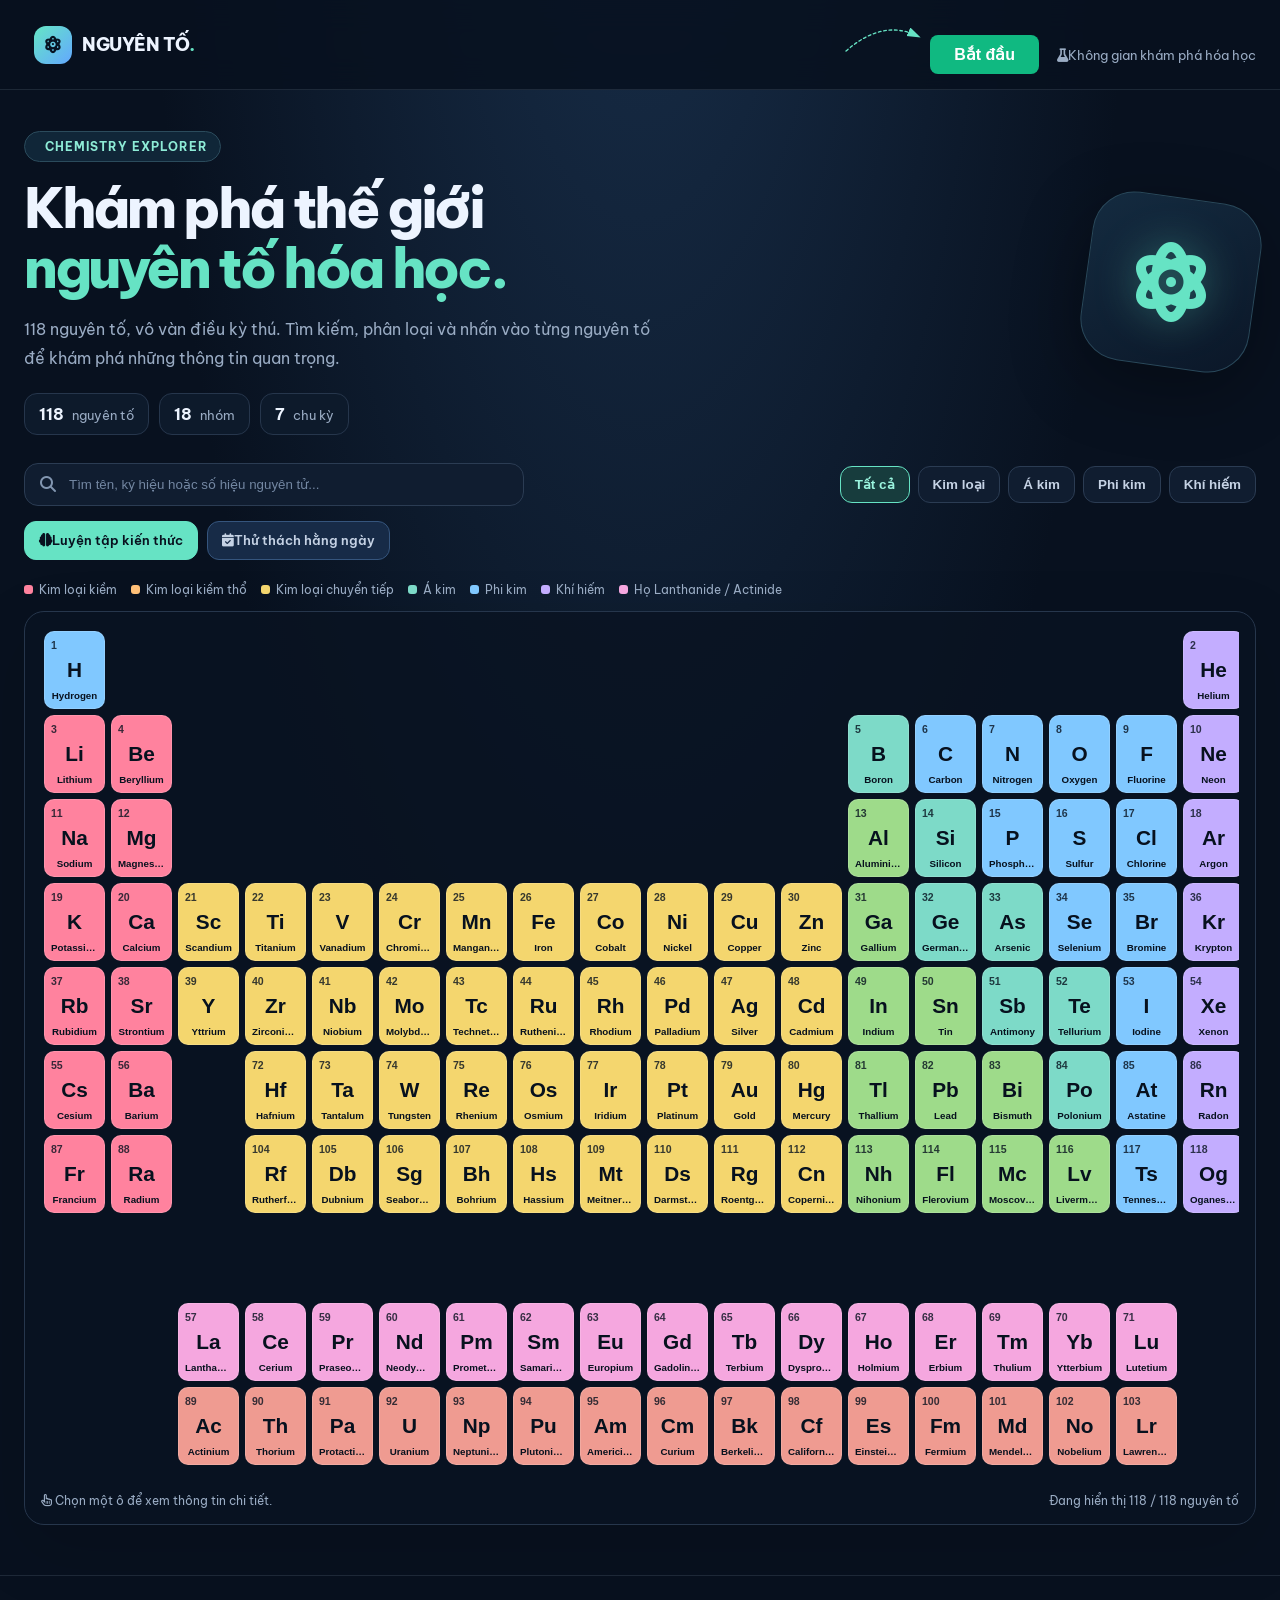
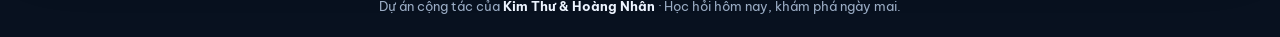
<file: index.html>
<!DOCTYPE html>
<html lang="vi">
<head>
    <meta charset="UTF-8">
    <meta name="viewport" content="width=device-width, initial-scale=1">
    <meta name="theme-color" content="#08111f">
    <title>Bảng tuần hoàn 118 nguyên tố | Nguyên Tố</title>
    <meta name="description" content="Khám phá bảng tuần hoàn 118 nguyên tố hóa học, tra cứu thông tin và luyện tập kiến thức hóa học.">
    <link rel="preconnect" href="https://fonts.googleapis.com">
    <link rel="preconnect" href="https://fonts.gstatic.com" crossorigin>
    <link href="https://fonts.googleapis.com/css2?family=Be+Vietnam+Pro:wght@400;500;600;700;800&display=swap" rel="stylesheet">
    <link rel="stylesheet" href="https://cdnjs.cloudflare.com/ajax/libs/font-awesome/6.5.2/css/all.min.css">
    <link rel="stylesheet" href="./css/base.css">
    <link rel="stylesheet" href="./css/main.css">
</head>
<body>
  <header class="site-nav">
    <div class="nav-inner">
      <a class="brand" href="index.html">
        <span class="brand-mark"><i class="fa-solid fa-atom"></i></span>NGUYÊN TỐ<span style="color:var(--accent)">.</span>
      </a>
      <span class="nav-tag">
        <svg class="pointer-arrow" viewBox="0 0 200 100" xmlns="http://www.w3.org/2000/svg">
                <defs>
                    <!-- Arrowhead Marker -->
                    <marker id="arrow" markerWidth="10" markerHeight="10" refX="6" refY="3.5" orient="auto">
                    <polygon points="0 0, 10 3.5, 0 7" fill="var(--accent)" />
                    </marker>
                </defs>

                <!-- Curved Dashed Path pointing to the button -->
                <path d="M 20 80 Q 100 10 175 45" 
                        fill="none" 
                        stroke="var(--accent)" 
                        stroke-width="3" 
                        stroke-dasharray="6,6" 
                        stroke-linecap="round"
                        marker-end="url(#arrow)" />
        </svg>
        <a href="./getstarted.html" class="intro-link">
          <button class="start-btn" type="button">Bắt đầu</button>
        </a>
        <i class="fa-solid fa-flask me-2"></i>Không gian khám phá hóa học
      </span>
    </div>
  </header>
  <main class="page-shell">
    <section class="hero">
      <div>
        <span class="eyebrow"><i class="fa-solid fa-sparkles"></i> Chemistry explorer</span>
        <h1>Khám phá thế giới<br><span>nguyên tố hóa học.</span></h1>
        <p>118 nguyên tố, vô vàn điều kỳ thú. Tìm kiếm, phân loại và nhấn vào từng nguyên tố để khám phá những thông tin quan trọng.</p>
        <div class="stats"><div class="stat"><strong>118</strong> nguyên tố</div><div class="stat"><strong>18</strong> nhóm</div><div class="stat"><strong>7</strong> chu kỳ</div></div>
      </div>
      <div class="hero-art" aria-hidden="true"><i class="fa-solid fa-atom"></i></div>
      </section>
      <div class="tools-panel">
      <label class="search-wrap"><i class="fa-solid fa-magnifying-glass"></i><input id="element-search" type="search" placeholder="Tìm tên, ký hiệu hoặc số hiệu nguyên tử..." autocomplete="off" aria-label="Tìm nguyên tố"></label>
      <div class="filters" role="group" aria-label="Lọc nguyên tố">
        <button class="filter-btn active" data-category="all" type="button">Tất cả</button>
        <button class="filter-btn" data-category="metal" type="button">Kim loại</button>
        <button class="filter-btn" data-category="metalloid" type="button">Á kim</button>
        <button class="filter-btn" data-category="nonmetal" type="button">Phi kim</button>
        <button class="filter-btn" data-category="noble" type="button">Khí hiếm</button>
      </div>
      </div>
      <div class="actions">
      <a href="quiz.html" class="action-link primary"><i class="fa-solid fa-brain me-2"></i>Luyện tập kiến thức</a>
      <a href="quiz.html?mode=daily" class="action-link daily"><i class="fa-solid fa-calendar-check me-2"></i>Thử thách hằng ngày</a>
      </div>
      <div class="legend" aria-label="Chú giải màu">
      <span><i class="dot" style="background:#ff829e"></i>Kim loại kiềm</span><span><i class="dot" style="background:#ffc078"></i>Kim loại kiềm thổ</span><span><i class="dot" style="background:#f4d66e"></i>Kim loại chuyển tiếp</span><span><i class="dot" style="background:#7ddac8"></i>Á kim</span><span><i class="dot" style="background:#80c8ff"></i>Phi kim</span><span><i class="dot" style="background:#c3adff"></i>Khí hiếm</span><span><i class="dot" style="background:#f5a7df"></i>Họ Lanthanide / Actinide</span>
      </div>
      <section class="table-frame" aria-label="Bảng tuần hoàn các nguyên tố">
      <div class="table-scroll"><div id="periodic-table" aria-live="polite"></div></div>
      <div id="empty-state"><i class="fa-solid fa-magnifying-glass mb-2" style="font-size:1.6rem"></i><div>Không tìm thấy nguyên tố phù hợp.</div><small>Thử tên hoặc ký hiệu khác nhé.</small></div>
      <div class="table-note"><span><i class="fa-regular fa-hand-pointer me-1"></i> Chọn một ô để xem thông tin chi tiết.</span><span id="result-count">Đang tải dữ liệu nguyên tố…</span></div>
      </section>
      <div id="modal-overlay" aria-hidden="true"></div>
      <section id="detail-modal" role="dialog" aria-modal="true" aria-labelledby="modal-title">
      <div class="modal-top"><h2 id="modal-title">Thông tin nguyên tố</h2><button class="close-modal" type="button" id="close-modal" aria-label="Đóng"><i class="fa-solid fa-xmark"></i></button></div>
      <div class="modal-grid">
        <div id="modal-tile-card" class="modal-card element-preview"><span class="number" id="modal-number"></span><span class="symbol" id="modal-symbol"></span><strong id="modal-name-text"></strong><small id="modal-mass-text"></small></div>
        <div><div class="modal-card"><img id="modal-img-appearance" alt="Hình ảnh nguyên tố"></div><div class="card-label">HÌNH ẢNH NGUYÊN TỐ</div></div>
        <div><div class="modal-card"><img id="modal-img-bohr" alt="Mô hình electron"></div><div class="card-label">MÔ HÌNH BOHR</div></div>
      </div>
      <div class="modal-meta-grid">
        <div class="meta-item"><strong>SỐ HIỆU NGUYÊN TỬ</strong><span id="modal-number-text"></span></div>
        <div class="meta-item"><strong>KÝ HIỆU</strong><span id="modal-symbol-text"></span></div>
        <div class="meta-item"><strong>TÊN NGUYÊN TỐ</strong><span id="modal-name-val"></span></div>
        <div class="meta-item"><strong>KHỐI LƯỢNG NGUYÊN TỬ</strong><span id="modal-mass-val"></span></div>
        <div class="meta-item"><strong>PHÂN LOẠI</strong><span id="modal-category"></span></div>
        <div class="meta-item"><strong>TRẠNG THÁI</strong><span id="modal-phase"></span></div>
        <div class="meta-item"><strong>CẤU HÌNH ELECTRON</strong><span id="modal-config"></span></div>
        <div class="meta-item"><strong>NHÀ KHÁM PHÁ</strong><span id="modal-discovered"></span></div>
      </div>
      <p id="modal-summary" class="summary"></p><p class="modal-hint">Nhấn nút × hoặc phím Esc để đóng cửa sổ.</p>
    </section>
  </main>
  <footer class="site-footer">Dự án cộng tác của <strong style="color:var(--text)">Kim Thư &amp; Hoàng Nhân</strong> · Học hỏi hôm nay, khám phá ngày mai.</footer>
  <script src="./js/index.js"></script>
</body>
</html>
</file>
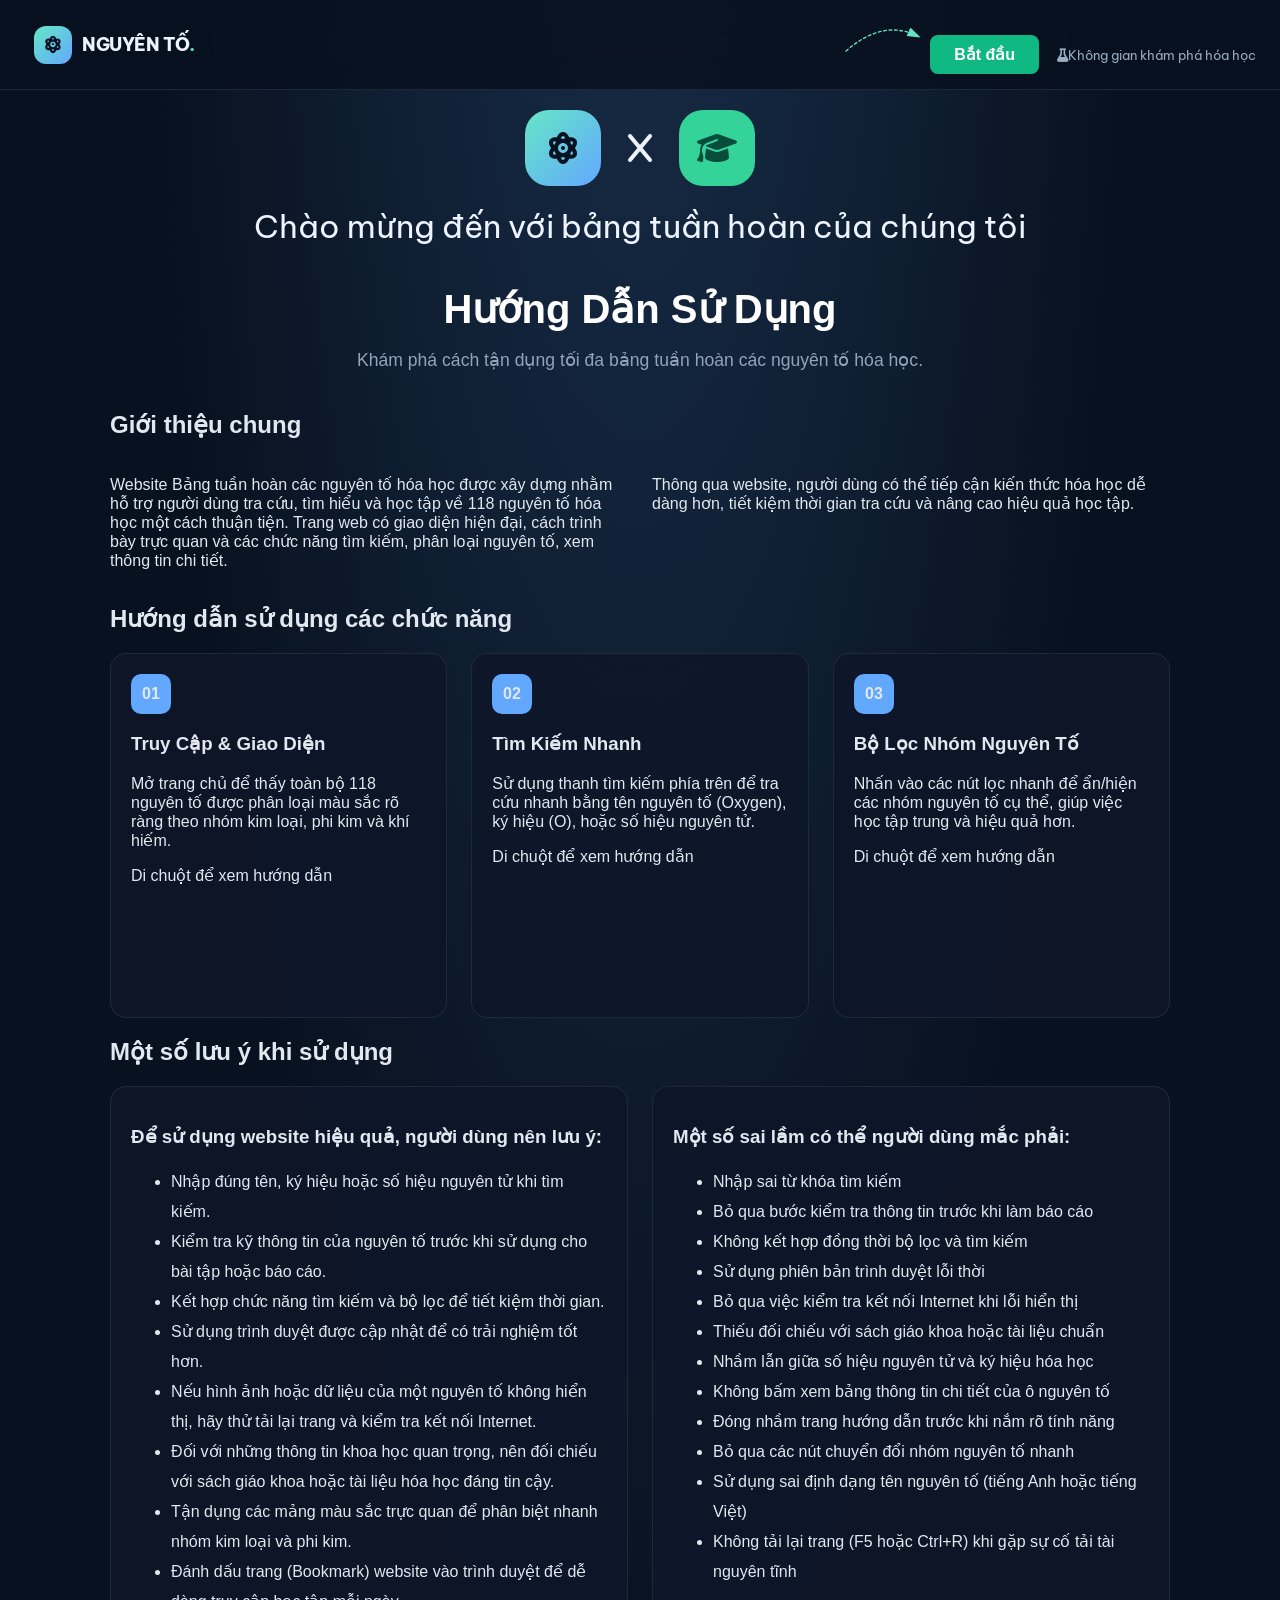
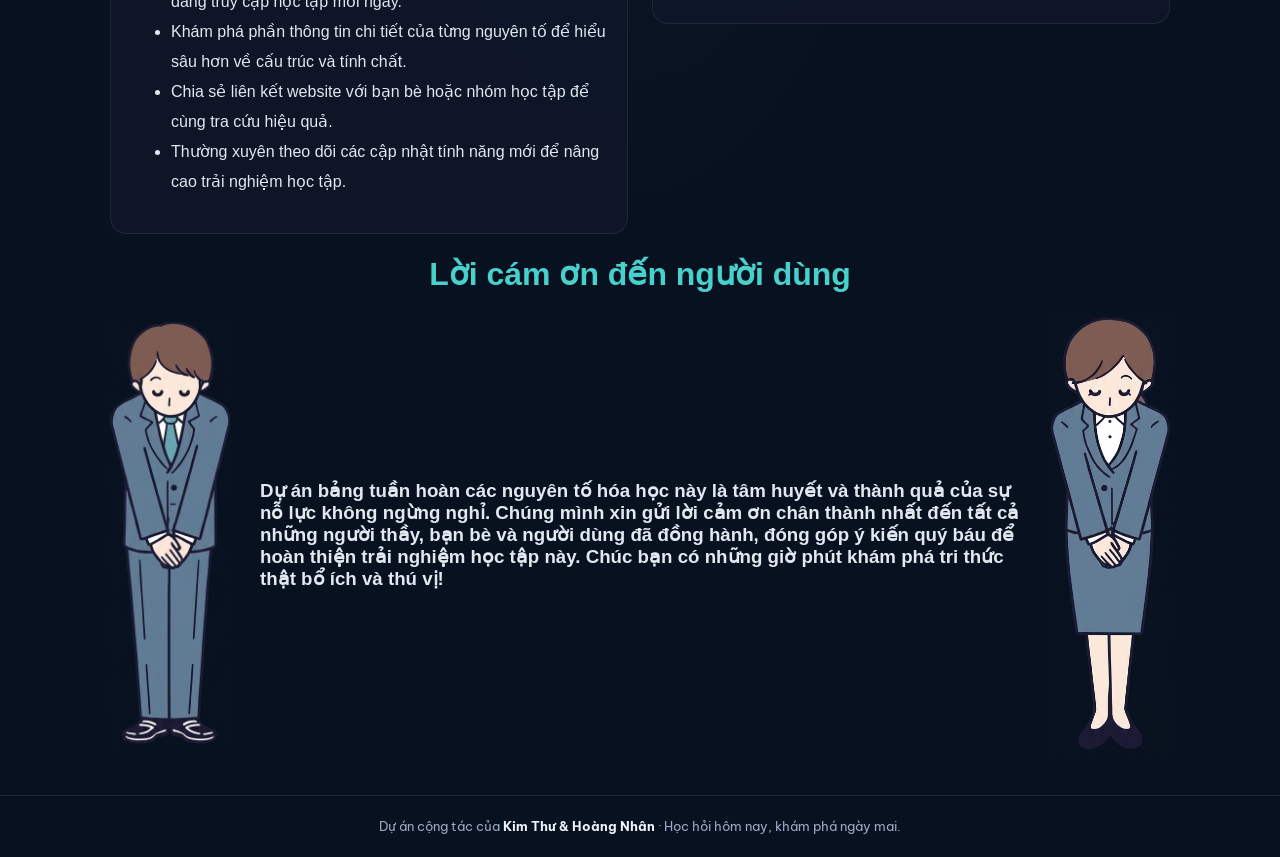
<file: getstarted.html>
<!DOCTYPE html>
<html lang="en">
<head>
    <meta charset="UTF-8">
    <meta name="viewport" content="width=device-width, initial-scale=1.0">
    <meta name="theme-color" content="#08111f">
    <title>Cùng nhau bắt đầu sử dụng bảng</title>
    <link rel="preconnect" href="https://fonts.googleapis.com">
    <link rel="preconnect" href="https://fonts.gstatic.com" crossorigin>
    <link href="https://fonts.googleapis.com/css2?family=Be+Vietnam+Pro:wght@400;500;600;700;800&display=swap" rel="stylesheet">
    <link rel="stylesheet" href="https://cdnjs.cloudflare.com/ajax/libs/font-awesome/6.5.2/css/all.min.css">
    <link rel="stylesheet" href="./css/base.css">
    <link rel="stylesheet" href="./css/main.css">
    <link rel="stylesheet" href="./css/start.css">
</head>
<body>
    <header class="site-nav">
        <div class="nav-inner">
            <a class="brand" href="index.html">
                <span class="brand-mark"><i class="fa-solid fa-atom"></i></span>NGUYÊN TỐ<span style="color:var(--accent)">.</span>
            </a>
            <span class="nav-tag">
                <svg class="pointer-arrow" viewBox="0 0 200 100" xmlns="http://www.w3.org/2000/svg">
                        <defs>
                            <!-- Arrowhead Marker -->
                            <marker id="arrow" markerWidth="10" markerHeight="10" refX="6" refY="3.5" orient="auto">
                            <polygon points="0 0, 10 3.5, 0 7" fill="var(--accent)" />
                            </marker>
                        </defs>

                        <!-- Curved Dashed Path pointing to the button -->
                        <path d="M 20 80 Q 100 10 175 45" 
                                fill="none" 
                                stroke="var(--accent)" 
                                stroke-width="3" 
                                stroke-dasharray="6,6" 
                                stroke-linecap="round"
                                marker-end="url(#arrow)" />
                </svg>
        <a href="./getstarted.html" class="intro-link">
          <button class="start-btn" type="button">Bắt đầu</button>
        </a>
        <i class="fa-solid fa-flask me-2"></i>Không gian khám phá hóa học
      </span>   
        </div>
    </header>
    <div class="view">
        <div class="view-logo">
            <span class="brand-mark"><i class="fa-solid fa-atom"></i></span>
            <i class="fa-solid fa-x"></i>
            <span class="brand-mark brand-mark-cap"><i class="fa-solid fa-graduation-cap"></i></span>
        </div>
        <span class="introduction">Chào mừng đến với bảng tuần hoàn của chúng tôi</span>
    </div>
    <!-- <div class="intro">
        <h1>HƯỚNG DẪN SỬ DỤNG WEBSITE BẢNG TUẦN HOÀN CÁC NGUYÊN TỐ HÓA HỌC</h1>
        <h2>#I. Giới thiệu chung</h2>
            <p>Website Bảng tuần hoàn các nguyên tố hóa học được xây dựng nhằm hỗ trợ người dùng tra cứu, tìm hiểu và học tập về 118 nguyên tố hóa học một cách thuận tiện. Trang web có giao diện hiện đại, cách trình bày trực quan và các chức năng tìm kiếm, phân loại nguyên tố, xem thông tin chi tiết.</p>
            <p>Thông qua website, người dùng có thể tiếp cận kiến thức hóa học dễ dàng hơn, tiết kiệm thời gian tra cứu và nâng cao hiệu quả học tập.</p>
        <h2># II. Hướng dẫn sử dụng các chức năng</h2>
        <ol class="order-listing">
            <li>Truy cập website
                <p>Người dùng mở đường dẫn của website bằng trình duyệt như Google Chrome, Microsoft Edge hoặc Safari.</p>
                <p>Sau khi truy cập thành công, trang chủ sẽ xuất hiện với giao diện chính của website. Người dùng có thể bắt đầu tìm hiểu bảng tuần hoàn và sử dụng các chức năng được cung cấp.</p>    
            </li>
            <li>Quan sát bảng tuần hoàn các nguyên tố hóa học<br/>
                <p>Tại khu vực bảng tuần hoàn, người dùng có thể quan sát vị trí của các nguyên tố theo số hiệu nguyên tử và cấu trúc của bảng.</p>
                <p>Mỗi ô nguyên tố thường hiển thị những thông tin cơ bản như:</p>
                <ul class="unordered-listing-in-getstarted">
                    <li>Số hiệu nguyên tử: Cho biết số proton trong hạt nhân nguyên tử.</li>
                    <li>Ký hiệu hóa học: Chữ viết tắt dùng để biểu diễn nguyên tố.</li>
                    <li>Tên nguyên tố: Tên gọi của nguyên tố hóa học.</li>
                    <li>Khối lượng nguyên tử: Giá trị khối lượng nguyên tử được sử dụng trong tra cứu và học tập.</li>
                </ul>
                <p>Các nhóm nguyên tố được phân biệt bằng màu sắc để người dùng dễ nhận biết và ghi nhớ hơn.</p>
            </li>
            <li>Tìm kiếm nguyên tố <br/>
                <p>Chức năng tìm kiếm giúp người dùng nhanh chóng tìm được nguyên tố cần tra cứu mà không phải quan sát toàn bộ bảng tuần hoàn.</p>
                <p>*Cách thực hiện:*</p>
                
                <ol class="order-listing">
                    <li>Tìm thanh tìm kiếm trên giao diện website.</li>
                    <li>Nhập thông tin của nguyên tố muốn tìm.</li>
                    <li>Có thể tìm kiếm bằng tên nguyên tố, ký hiệu hóa học hoặc số hiệu nguyên tử.</li>
                    <li>Quan sát kết quả được hiển thị trên màn hình.</li>
                    <li>Nhấn vào nguyên tố cần tìm để xem thêm thông tin.</li>
                </ol>
                <p>Ví dụ: Khi muốn tìm nguyên tố Oxygen, người dùng có thể nhập Oxygen, O hoặc 8 vào thanh tìm kiếm.</p>
                <p>Chức năng này giúp việc tra cứu trở nên nhanh chóng, thuận tiện và phù hợp với nhu cầu học tập.</p>
                
            </li>
            <li>Lọc nguyên tố theo nhóm<br/>
                <p>Website hỗ trợ phân loại nguyên tố theo một số nhóm hóa học nhằm giúp người dùng tìm hiểu đặc điểm chung giữa các nguyên tố.</p>
                <p>*Cách thực hiện:*</p>
                
                <ol class="order-listing">
                    <li>Tìm khu vực bộ lọc nguyên tố.</li>
                    <li>Chọn nhóm nguyên tố muốn tìm hiểu.</li>
                    <li>Quan sát các nguyên tố phù hợp với nhóm đã chọn.</li>
                    <li>Thay đổi lựa chọn để tìm hiểu những nhóm khác.</li>
                </ol>
                <p>Người dùng có thể lựa chọn các nhóm như kim loại, á kim, phi kim và khí hiếm nếu các bộ lọc tương ứng được hiển thị trên giao diện.</p>
                <p>Chức năng lọc giúp người dùng nhận biết sự phân loại của các nguyên tố và hiểu rõ hơn về cấu trúc của bảng tuần hoàn.</p>
                
            </li>
            <li>Xem thông tin chi tiết của nguyên tố<br/>
                <p>Để tìm hiểu sâu hơn về một nguyên tố, người dùng có thể nhấn trực tiếp vào ô nguyên tố trên bảng tuần hoàn hoặc vào kết quả tìm kiếm tương ứng.</p>
                <p>Cửa sổ thông tin chi tiết sẽ hiển thị các dữ liệu được cung cấp cho nguyên tố đó, chẳng hạn như:</p>
                
                <ul class="unordered-listing-in-getstarted">
                        <li>Tên và ký hiệu hóa học.</li>
                        <li>Số hiệu nguyên tử.</li>
                        <li>Khối lượng nguyên tử.</li>
                        <li>Nhóm và chu kỳ.</li>
                        <li>Trạng thái vật chất.</li>
                        <li>Mô tả khái quát về nguyên tố.</li>
                        <li>Cấu hình electron và mô hình nguyên tử Bohr nếu có dữ liệu tương ứng.</li>
                </ul>
                <p>Người dùng nên đọc lần lượt các thông tin để hiểu rõ hơn về đặc điểm và vị trí của nguyên tố trong bảng tuần hoàn.</p>
            </li>
            <li>Đóng cửa sổ thông tin<br/>
                <p>Sau khi xem xong thông tin chi tiết, người dùng có thể trở về bảng tuần hoàn để tiếp tục tra cứu.</p>
                <p>Có thể đóng cửa sổ thông tin bằng cách:</p>
                
                <ul class="unordered-listing-in-getstarted">
                    <li>Nhấn nút đóng ở góc cửa sổ.</li>
                    <li>Nhấn ra bên ngoài cửa sổ thông tin.</li>
                    <li>Nhấn phím Esc trên bàn phím.</li>
                </ul>
                <p>Sau đó, người dùng có thể tiếp tục tìm kiếm hoặc lựa chọn nguyên tố khác.</p>
            </li>
            <li>Sử dụng website trên các thiết bị khác nhau<br/>
                <p>Website được thiết kế để hướng đến khả năng sử dụng trên máy tính, máy tính bảng và điện thoại.</p>
                <ul class="unordered-listing-in-getstarted">
                    <li>Trên máy tính: Người dùng có thể quan sát bảng tuần hoàn với không gian hiển thị rộng, thuận tiện cho việc học tập và tra cứu.</li>
                    <li>Trên máy tính bảng: Có thể thao tác bằng chuột hoặc màn hình cảm ứng.</li>
                    <li>Trên điện thoại: Người dùng có thể tìm kiếm và xem thông tin nguyên tố trên màn hình nhỏ hơn.</li>
                </ul>
                <p>Tùy theo kích thước màn hình, bố cục và cách hiển thị có thể thay đổi để phù hợp với thiết bị.</p>
            </li>
        </ol>
        <h2>#III. Một số lưu ý khi sử dụng</h2>
        <p>Để sử dụng website hiệu quả, người dùng nên lưu ý:</p>
        <ol class="order-listing">
            <li>Nhập đúng tên, ký hiệu hoặc số hiệu nguyên tử khi tìm kiếm.</li>
            <li>Kiểm tra kỹ thông tin của nguyên tố trước khi sử dụng cho bài tập hoặc báo cáo.</li>
            <li>Kết hợp chức năng tìm kiếm và bộ lọc để tiết kiệm thời gian.</li>
            <li>Sử dụng trình duyệt được cập nhật để có trải nghiệm tốt hơn.</li>
            <li>Nếu hình ảnh hoặc dữ liệu của một nguyên tố không hiển thị, hãy thử tải lại trang và kiểm tra kết nối Internet.</li>
            <li>Đối với những thông tin khoa học quan trọng, nên đối chiếu với sách giáo khoa hoặc tài liệu hóa học đáng tin cậy.</li>
        </ol>
        <h2>#IV. Kết luận</h2>
            <p>Website Bảng tuần hoàn các nguyên tố hóa học là một sản phẩm ứng dụng công nghệ vào việc học tập và tìm hiểu kiến thức khoa học. Với các chức năng tra cứu, tìm kiếm, phân loại và hiển thị thông tin chi tiết, website góp phần giúp người dùng tiếp cận kiến thức hóa học một cách trực quan và thuận tiện hơn.</p>
            <p>Sản phẩm là kết quả cộng tác của Kim Thư và Hoàng Nhân, thể hiện tinh thần chủ động học hỏi, vận dụng kiến thức lập trình và sáng tạo công nghệ vào thực tiễn. Trong tương lai, website có thể tiếp tục được phát triển bằng cách bổ sung thêm dữ liệu, bài tập tương tác và các công cụ hỗ trợ học tập nhằm nâng cao trải nghiệm người dùng.</p>
    </div> -->

    <div class="guide-container">
        <header class="guide-header">
            <h1>Hướng Dẫn Sử Dụng</h1>
            <p>Khám phá cách tận dụng tối đa bảng tuần hoàn các nguyên tố hóa học.</p>
        </header>
        <div class="title-start">
            <h2>Giới thiệu chung</h2>
            <div class="guide-grid">
                <div class="card-front">
                    <p>Website Bảng tuần hoàn các nguyên tố hóa học được xây dựng nhằm hỗ trợ người dùng tra cứu, tìm hiểu và học tập về 118 nguyên tố hóa học một cách thuận tiện. Trang web có giao diện hiện đại, cách trình bày trực quan và các chức năng tìm kiếm, phân loại nguyên tố, xem thông tin chi tiết.</p>
                </div>
                <div class="card-front">
                    <p>Thông qua website, người dùng có thể tiếp cận kiến thức hóa học dễ dàng hơn, tiết kiệm thời gian tra cứu và nâng cao hiệu quả học tập.</p>
            </div>
        </div>
        </div>
        <div class="title-start">
            <h2>Hướng dẫn sử dụng các chức năng</h2>
            <div class="guide-grid">
                <!-- Card 1 -->
                <div class="guide-card">
                    <div class="card-badge">01</div>
                    
                    <!-- Default Content -->
                    <div class="card-front">
                    <h3>Truy Cập & Giao Diện</h3>
                    <p>Mở trang chủ để thấy toàn bộ 118 nguyên tố được phân loại màu sắc rõ ràng theo nhóm kim loại, phi kim và khí hiếm.</p>
                    <div class="mini-preview">Di chuột để xem hướng dẫn</div>
                    </div>
                    
                    <!-- Instruction Content (Swaps in on hover) -->
                    <div class="card-back">
                    <h4>💡 Hướng dẫn chi tiết:</h4>
                    <ul>
                        <li>Dùng trình duyệt Chrome hoặc Firefox để có trải nghiệm tốt nhất.</li>
                        <li>Quan sát màu sắc các ô để nhận biết nhóm nguyên tố.</li>
                        <li>Click vào bất kỳ nguyên tố nào để mở bảng thông tin chi tiết.</li>
                        <li>Sau khi xem xong, click vào X hoặc click bất kỳ khu vực ngoài ô hiển thị</li>
                    </ul>
                    </div>
                </div>

                <!-- Card 2 -->
                <div class="guide-card">
                    <div class="card-badge">02</div>
                    <div class="card-front">
                    <h3>Tìm Kiếm Nhanh</h3>
                    <p>Sử dụng thanh tìm kiếm phía trên để tra cứu nhanh bằng tên nguyên tố (Oxygen), ký hiệu (O), hoặc số hiệu nguyên tử.</p>
                    <div class="mini-preview">Di chuột để xem hướng dẫn</div>
                    </div>
                    <div class="card-back">
                    <h4>💡 Hướng dẫn chi tiết:</h4>
                    <ul>
                        <li>Click vào thanh tìm kiếm ở đầu trang.</li>
                        <li>Nhập tên tiếng Anh/Việt, ký hiệu hóa học (ví dụ: "Au", "Iron").</li>
                        <li>Kết quả sẽ lọc trực tiếp ngay trên bảng tức thì.</li>
                    </ul>
                    </div>
                </div>

                <!-- Card 3 -->
                <div class="guide-card">
                    <div class="card-badge">03</div>
                    <div class="card-front">
                    <h3>Bộ Lọc Nhóm Nguyên Tố</h3>
                    <p>Nhấn vào các nút lọc nhanh để ẩn/hiện các nhóm nguyên tố cụ thể, giúp việc học tập trung và hiệu quả hơn.</p>
                    <div class="mini-preview">Di chuột để xem hướng dẫn</div>
                    </div>
                    <div class="card-back">
                    <h4>💡 Hướng dẫn chi tiết:</h4>
                    <ul>
                        <li>Sử dụng các nút điều hướng phía trên bảng tuần hoàn.</li>
                        <li>Chọn nhóm cụ thể để làm nổi bật các tính chất hóa học.</li>
                    </ul>
                    </div>
                </div>
            </div>
        </div>
        <div class="title-start">
            <h2>Một số lưu ý khi sử dụng</h2>
            <div class="guide-grid">
                <div class="guide-card">
                    <h3>Để sử dụng website hiệu quả, người dùng nên lưu ý:</h3>
                    <ul class="unordered-listing-in-getstarted">
                        <li>Nhập đúng tên, ký hiệu hoặc số hiệu nguyên tử khi tìm kiếm.</li>
                        <li>Kiểm tra kỹ thông tin của nguyên tố trước khi sử dụng cho bài tập hoặc báo cáo.</li>
                        <li>Kết hợp chức năng tìm kiếm và bộ lọc để tiết kiệm thời gian.</li>
                        <li>Sử dụng trình duyệt được cập nhật để có trải nghiệm tốt hơn.</li>
                        <li>Nếu hình ảnh hoặc dữ liệu của một nguyên tố không hiển thị, hãy thử tải lại trang và kiểm tra kết nối Internet.</li>
                        <li>Đối với những thông tin khoa học quan trọng, nên đối chiếu với sách giáo khoa hoặc tài liệu hóa học đáng tin cậy.</li>
                        <li>Tận dụng các mảng màu sắc trực quan để phân biệt nhanh nhóm kim loại và phi kim.</li>
                        <li>Đánh dấu trang (Bookmark) website vào trình duyệt để dễ dàng truy cập học tập mỗi ngày.</li>
                        <li>Khám phá phần thông tin chi tiết của từng nguyên tố để hiểu sâu hơn về cấu trúc và tính chất.</li>
                        <li>Chia sẻ liên kết website với bạn bè hoặc nhóm học tập để cùng tra cứu hiệu quả.</li>
                        <li>Thường xuyên theo dõi các cập nhật tính năng mới để nâng cao trải nghiệm học tập.</li>
                    </ul>
                </div>
                <div class="guide-card">
                    <h3>Một số sai lầm có thể người dùng mắc phải:</h3>
                    <ul class="unordered-listing-in-getstarted">
                        <li>Nhập sai từ khóa tìm kiếm</li>
                        <li>Bỏ qua bước kiểm tra thông tin trước khi làm báo cáo</li>
                        <li>Không kết hợp đồng thời bộ lọc và tìm kiếm</li>
                        <li>Sử dụng phiên bản trình duyệt lỗi thời</li>
                        <li>Bỏ qua việc kiểm tra kết nối Internet khi lỗi hiển thị</li>
                        <li>Thiếu đối chiếu với sách giáo khoa hoặc tài liệu chuẩn</li>
                        <li>Nhầm lẫn giữa số hiệu nguyên tử và ký hiệu hóa học</li>
                        <li>Không bấm xem bảng thông tin chi tiết của ô nguyên tố</li>
                        <li>Đóng nhầm trang hướng dẫn trước khi nắm rõ tính năng</li>
                        <li>Bỏ qua các nút chuyển đổi nhóm nguyên tố nhanh</li>
                        <li>Sử dụng sai định dạng tên nguyên tố (tiếng Anh hoặc tiếng Việt)</li>
                        <li>Không tải lại trang (F5 hoặc Ctrl+R) khi gặp sự cố tải tài nguyên tĩnh</li>
                    </ul>
                </div>
            </div>
        </div>
        <div class="guide-ending">
            <h1>Lời cám ơn đến người dùng</h1>
            <div class="ending-view">
                <img src="./additional/boy-bow.png" alt="Hoàng Nhân" class="side-image">
                <h3>Dự án bảng tuần hoàn các nguyên tố hóa học này là tâm huyết và thành quả của sự nỗ lực không ngừng nghỉ. Chúng mình xin gửi lời cảm ơn chân thành nhất đến tất cả những người thầy, bạn bè và người dùng đã đồng hành, đóng góp ý kiến quý báu để hoàn thiện trải nghiệm học tập này. Chúc bạn có những giờ phút khám phá tri thức thật bổ ích và thú vị!</h3>
                <img src="./additional/girl-bow.png" alt="Kim Thư" class="side-image">
            </div>
           

        </div>
    </div>

    <footer class="site-footer">Dự án cộng tác của <strong style="color:var(--text)">Kim Thư &amp; Hoàng Nhân</strong> · Học hỏi hôm nay, khám phá ngày mai.</footer>
</body>
</html>
</file>
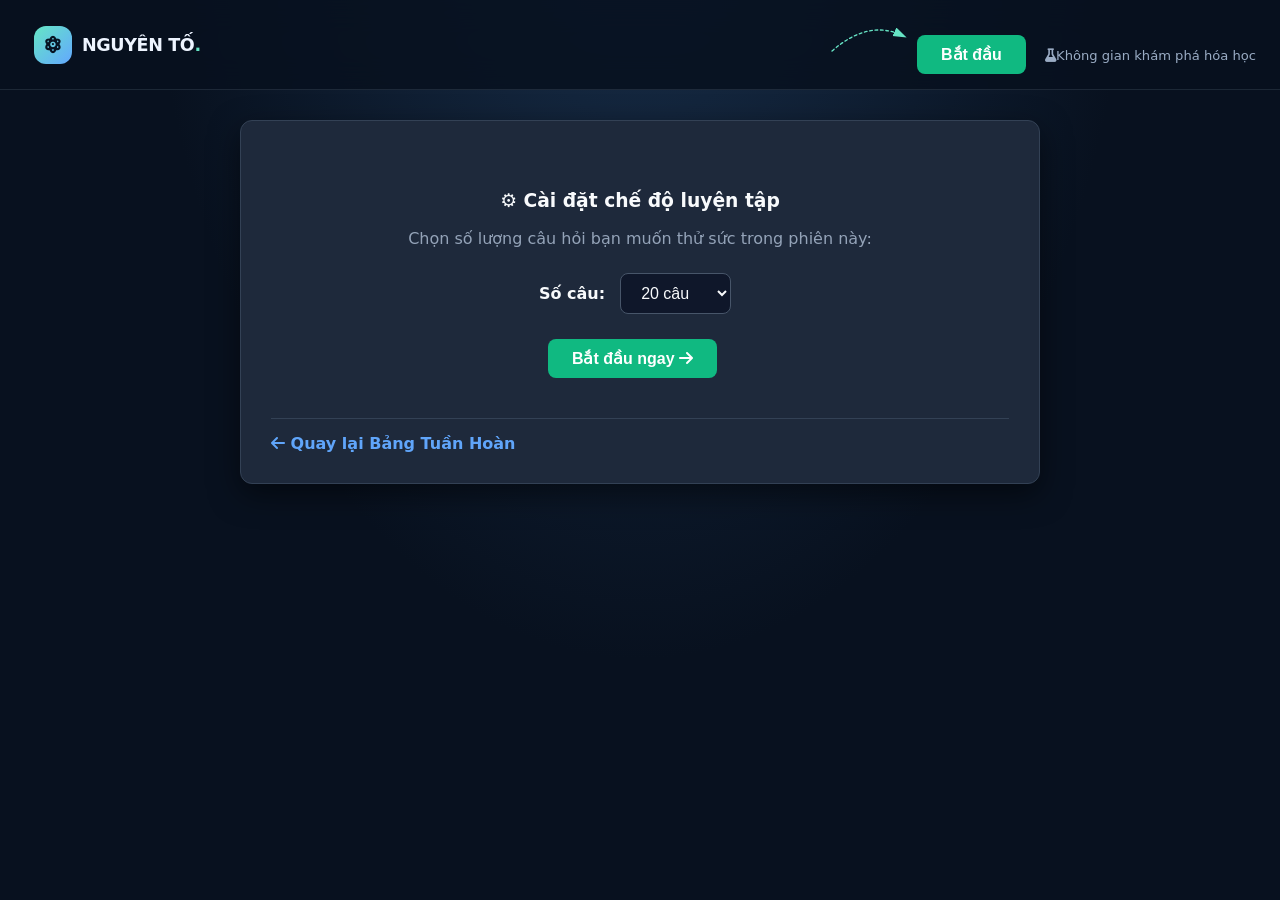
<file: quiz.html>
<!DOCTYPE html>
<html lang="en">
<head>
    <meta charset="UTF-8">
    <meta name="viewport" content="width=device-width, initial-scale=1.0">
    <title>Document</title>
    <link rel="stylesheet" href="./css/base.css">
    <link rel="stylesheet" href="./css/main.css">
    <link rel="stylesheet" href="https://cdnjs.cloudflare.com/ajax/libs/font-awesome/6.5.2/css/all.min.css">
</head>
<body>
    <header class="site-nav"><div class="nav-inner">
        <a class="brand" href="./index.html"><span class="brand-mark"><i class="fa-solid fa-atom"></i></span>NGUYÊN TỐ<span style="color:var(--accent)">.</span></a>
            <span class="nav-tag">
        <svg class="pointer-arrow" viewBox="0 0 200 100" xmlns="http://www.w3.org/2000/svg">
                <defs>
                    <!-- Arrowhead Marker -->
                    <marker id="arrow" markerWidth="10" markerHeight="10" refX="6" refY="3.5" orient="auto">
                    <polygon points="0 0, 10 3.5, 0 7" fill="var(--accent)" />
                    </marker>
                </defs>

                <!-- Curved Dashed Path pointing to the button -->
                <path d="M 20 80 Q 100 10 175 45" 
                        fill="none" 
                        stroke="var(--accent)" 
                        stroke-width="3" 
                        stroke-dasharray="6,6" 
                        stroke-linecap="round"
                        marker-end="url(#arrow)" />
        </svg>
        <a href="./getstarted.html" class="intro-link">
          <button class="start-btn" type="button">Bắt đầu</button>
        </a>
        <i class="fa-solid fa-flask me-2"></i>Không gian khám phá hóa học
      </span>
    </header>
    <div class="quiz-container">
    <!-- Header hidden during setup screen -->
    <div class="quiz-header" id="quiz-header" style="display: none;">
        <div><i class="fa-solid fa-puzzle-piece me-2"></i>Thử Thách Nguyên Tố Hoá Học</div>
        <div>Câu hỏi: <span id="current-q">1</span> / <span id="total-q-label">20</span> | Điểm: <span id="score">0</span></div>
    </div>

    <div id="quiz-body">
        <!-- Setup Screen for Practice Mode -->
        <div id="setup-screen" class="setup-screen">
            <h3>⚙️ Cài đặt chế độ luyện tập</h3>
            <p style="color: #94a3b8; margin: 15px 0 25px 0;">Chọn số lượng câu hỏi bạn muốn thử sức trong phiên này:</p>
            <div style="margin-bottom: 25px;">
                <label for="question-count" style="font-weight: 600;">Số câu:</label>
                <select id="question-count" class="select-dropdown">
                    <option value="10">10 câu</option>
                    <option value="20" selected>20 câu</option>
                    <option value="50">50 câu</option>
                    <option value="100">100 câu</option>
                </select>
            </div>
            <button class="start-btn" onclick="startCustomQuiz()">Bắt đầu ngay <i class="fa-solid fa-arrow-right ms-1"></i></button>
        </div>
    </div>

        <div class="quiz-footer">
            <a href="index.html" class="back-link"><i class="fa-solid fa-arrow-left me-1"></i> Quay lại Bảng Tuần Hoàn</a>
            <button id="next-btn" class="next-btn" onclick="loadNextQuestion()">Câu tiếp theo <i class="fa-solid fa-arrow-right ms-1"></i></button>
        </div>
    </div>

    <script src="./js/quiz.js"></script>
</body>
</html>
</file>
<file: css/base.css>
:root {
    color-scheme:dark;
    --bg:#08111f;
    --panel:#101d30;
    --line:#26364c;
    --text:#edf4ff;
    --muted:#9aacc4;
    --accent:#66e3c4;
    --second-color: #48D1CC;
}

* {
    box-sizing:border-box
}

html {
    scroll-behavior:smooth
}
body {
    margin:0;
    background:radial-gradient(ellipse at 50% -20%,#19304c 0,transparent 55%),var(--bg);
    color:var(--text);
    font-family:'Be Vietnam Pro',system-ui,sans-serif;min-height:100vh
}

.site-nav {
    position:sticky;
    top:0;
    z-index:50;
    background:rgba(8,17,31,.86);
    backdrop-filter:blur(16px);
    border-bottom:1px solid rgba(154,172,196,.15)
}

.btn {
    background-color: var(--accent);
    border: 1px solid var(--accent);
    border-radius: 10px;
    padding: 10px;
    cursor: pointer;
    margin-right: 10px;
}

.intro-link {
    text-decoration: none;
}

.nav-inner {
    max-width:1500px;
    margin:auto;
    padding:15px 24px;
    display:flex;
    justify-content:space-between;
    align-items:center;
    gap:16px
}

.nav-right-container {
  display: flex;
  align-items: center;
  gap: 15px;
}

.pointer-arrow {
  width: 90px;
  height: 45px;
  pointer-events: none;
}

.brand {
    color:var(--text);
    font-weight:800;
    text-decoration:none;
    letter-spacing:-.4px;
    font-size:1.1rem}

.brand-mark {
    display:inline-grid;
    place-items:center;
    width:38px;height:38px;
    margin: 10px;
    border-radius:12px;
    background:linear-gradient(135deg,#65e6c5,#63a8ff);
    color:#071322
}

.brand-mark-cap {
    background: #34d399;
    color: #064e3b;
}

.nav-tag {
    color:var(--muted);
    font-size:.82rem;
}

.page-shell {
    max-width:1500px;
    margin:0 auto;
    padding:32px 24px 50px
}

.site-footer {
    border-top:1px solid rgba(154,172,196,.15);
    padding:22px 24px;
    text-align:center;
    color:var(--muted);
    font-size:.83rem;
}

@media(max-width:600px) {
    .nav-inner{padding:12px 16px}
    .nav-tag{display:none}
    .page-shell{padding:24px 14px 35px}
}
</file>
<file: css/main.css>
/* index.html */

.hero {
    display:grid;
    grid-template-columns:1.3fr .7fr;
    gap:24px;
    align-items:center;
    margin:8px 0 28px
}

.eyebrow {
    display:inline-flex;
    align-items:center;
    gap:8px;padding:7px 12px;
    border:1px solid #2b4b5c;
    border-radius:999px;background:#102638;
    color:#8debd6;
    font-size:.78rem;
    font-weight:700;
    letter-spacing:.08em;
    text-transform:uppercase
}

.hero h1 {
    font-size:clamp(2rem,4.4vw,3.8rem);
    line-height:1.08;
    letter-spacing:-.06em;
    font-weight:800;
    margin:16px 0
}

.hero h1 span {
    color:var(--accent)
}
.hero p {
    color:var(--muted);
    max-width:650px;
    line-height:1.8;
    margin:0
}
.hero-art {
    justify-self:end;
    display:grid;
    place-items:center;
    width:170px;
    height:170px;
    border:1px solid #29485a;
    border-radius:42px;transform:rotate(8deg);
    background:linear-gradient(145deg,#142b40,#0b1728);
    box-shadow:0 20px 70px #0005}

.hero-art i {
    font-size:5rem;
    color:var(--accent);
    transform:rotate(-8deg);
    filter:drop-shadow(0 0 20px #66e3c455)
}


.stats {
    display:flex;
    gap:10px;
    flex-wrap:wrap;
    margin-top:20px
}

.stat {
    padding:10px 14px;
    border:1px solid var(--line);
    background:#0d1a2b;
    border-radius:13px;
    color:var(--muted);
    font-size:.82rem
}

.stat strong {
    color:var(--text);
    font-size:1rem;
    margin-right:5px
}


.tools-panel {
    display:flex;
    gap:12px;
    align-items:center;
    justify-content:space-between;
    flex-wrap:wrap;
    margin:24px 0 14px
}


.search-wrap {
    position:relative;
    flex:1;
    min-width:240px;
    max-width:500px
}

.search-wrap i {
    position:absolute;
    left:16px;
    top:50%;
    transform:translateY(-50%);
    color:#8296b0
}


#element-search {
    width:100%;
    padding:13px 16px 13px 44px;
    border-radius:14px;
    background:#101d30;
    border:1px solid #2b3c53;
    color:var(--text);
    outline:none;
    transition:.2s
}


#element-search:focus {
    border-color:var(--accent);
    box-shadow:0 0 0 3px #66e3c41a
}

#element-search::placeholder {
    color:#7387a2
}


.filters {
    display:flex;
    gap:8px;
    flex-wrap:wrap
}

.filter-btn,.action-link {
    border:1px solid #2b3c53;
    background:#101d30;
    color:#c5d2e4;
    padding:10px 14px;
    border-radius:12px;
    font-size:.84rem;
    font-weight:600;
    text-decoration:none;
    transition:.2s;
    cursor:pointer
}


.filter-btn:hover,.action-link:hover {
    border-color:#66e3c4;
    color:#fff;
    transform:translateY(-1px)
}

.filter-btn.active {
    background:#173c3d;
    border-color:#66e3c4;
    color:#9af4de
}


.actions {
    display:flex;
    gap:9px;
    flex-wrap:wrap;
    margin:15px 0 22px
}

.action-link.primary {
    background:#66e3c4;
    color:#08111f;
    border-color:#66e3c4
}

.action-link.daily {
    background:#172b47;
    border-color:#35557d
}


.legend {
    display:flex;
    gap:14px;
    flex-wrap:wrap;
    color:var(--muted);
    font-size:.75rem;
    margin:0 0 14px
}

.legend span {
    display:inline-flex;
    align-items:center;
    gap:6px
}

.dot {
    width:9px;
    height:9px;
    border-radius:3px;
    display:inline-block
}


.table-frame {
    border:1px solid #26364c;
    background:rgba(9,19,33,.82);
    border-radius:20px;
    padding:16px;
    box-shadow:0 24px 70px #0002
}


.table-scroll {
    overflow-x:auto;
    padding:3px 3px 16px;
    scrollbar-color:#38516d #0c1726;
    scrollbar-width:thin
}


#periodic-table {
    display:grid;
    grid-template-columns:repeat(18,minmax(61px,1fr));
    grid-template-rows:repeat(10,78px);
    gap:6px;
    min-width:1190px
}


.element-tile {
    position:relative;
    min-width:0;
    border:1px solid #ffffff25;
    border-radius:10px;
    padding:7px 6px;
    display:flex;
    flex-direction:column;
    justify-content:space-between;
    text-align:left;
    color:#07111e;
    cursor:pointer;
    transition:transform .16s,box-shadow .16s,filter .16s;
    overflow:hidden
}


.element-tile:hover,.element-tile:focus-visible {
    transform:translateY(-3px) scale(1.035);
    z-index:3;
    box-shadow:0 8px 20px #0007;
    outline:2px solid #fff9;
    outline-offset:1px
}


.element-tile[hidden] {
    display:none
}

.number {
    font-size:.66rem;
    font-weight:600;
    opacity:.8
}

.symbol {
    font-size:1.3rem;
    font-weight:800;
    line-height:1.1;
    align-self:center
}

.name {
    font-size:.61rem;
    font-weight:600;
    text-align:center;
    white-space:nowrap;
    overflow:hidden;
    text-overflow:ellipsis;
    width:100%
}


.alkali-metal {
    background:#ff829e
}

.alkaline-earth {
    background:#ffc078
}

.transition-metal {
    background:#f4d66e
}

.post-transition {
    background:#9edb8a
}

.metalloid {
    background:#7ddac8
}

.nonmetal {
    background:#80c8ff
}

.noble-gas {
    background:#c3adff
}

.lanthanide {
    background:#f5a7df
}

.actinide {
    background:#ef9b91
}

.unknown {
    background:#9aa9bc
}


.table-note {
    display:flex;justify-content:space-between;gap:12px;flex-wrap:wrap;color:var(--muted);font-size:.78rem;margin-top:12px
}


#empty-state {
    display:none;text-align:center;padding:35px;color:var(--muted)
}


#modal-overlay {
    display:none;position:fixed;inset:0;background:#030914c9;backdrop-filter:blur(5px);z-index:100
}


#detail-modal {
    display:none;position:fixed;z-index:101;top:50%;left:50%;transform:translate(-50%,-50%);width:min(760px,calc(100vw - 28px));max-height:88vh;overflow:auto;background:#f5f8fc;color:#172235;border-radius:22px;padding:24px;box-shadow:0 25px 100px #0009
}


.modal-top {
    display:flex;justify-content:space-between;align-items:center;gap:14px;margin-bottom:18px
}

.modal-top h2 {
    font-size:1.25rem;font-weight:800;margin:0
}

.close-modal {
    width:36px;height:36px;border:0;border-radius:10px;background:#e3eaf2;color:#23334b;font-size:1.1rem
}


.modal-grid {
    display:grid;grid-template-columns:1fr 1fr 1fr;gap:12px;margin-bottom:18px
}

.modal-card {
    border:1px solid #dce4ee;border-radius:15px;min-height:130px;padding:12px;background:#fff;display:flex;align-items:center;justify-content:center;overflow:hidden
}

.modal-card.element-preview {
    flex-direction:column;align-items:stretch;justify-content:space-between;color:#07111e;border:0
}

.modal-card.element-preview .symbol {
    font-size:2.5rem
}

.modal-card img {
    width:100%;height:110px;object-fit:contain
}

.card-label {
    text-align:center;font-size:.72rem;font-weight:700;color:#64748b;margin-top:7px
}

.modal-meta-grid {
    display:grid;grid-template-columns:1fr 1fr;gap:10px
}

.meta-item {
    background:#fff;border:1px solid #dce4ee;padding:11px 13px;border-radius:11px;font-size:.82rem;overflow-wrap:anywhere
}

.meta-item strong {
    display:block;font-size:.7rem;color:#718096;margin-bottom:4px
}

.summary {
    color:#516176;line-height:1.7;font-size:.85rem;margin-top:14px
}

.modal-hint {
    text-align:center;color:#8290a2;font-size:.72rem;margin:14px 0 0
}


@media(max-width:760px) {
    .hero {
        grid-template-columns:1fr
    }

    .hero-art {
        display:none
    }

    .hero h1 {
        font-size:2.45rem
    }

    .tools-panel {
        align-items:stretch
    }

    .search-wrap {
        max-width:none
    }

    .table-frame {
        padding:10px;border-radius:15px
    }

    .modal-grid {
        grid-template-columns:1fr 1fr 1fr;gap:7px
    }

    .modal-card {
        min-height:100px;padding:7px
    }

    .modal-card img {
        height:82px
    }

    .modal-meta-grid {
        gap:7px
    }

    .meta-item {
        padding:9px;font-size:.76rem
    }

    #detail-modal {
        padding:16px;border-radius:17px
    }

}


@media(prefers-reduced-motion:reduce) {
    * {
    scroll-behavior:auto!important;transition:none!important
    }
}

/* quiz.html */

.quiz-container  {

    max-width: 800px;
    margin: 30px auto;
    background: #1e293b;
    border: 1px solid #334155;
    border-radius: 12px;
    padding: 30px;
    box-shadow: 0 10px 30px rgba(0, 0, 0, 0.5);
    color: #f8fafc;
}


.quiz-header {
    display: flex;
    justify-content: space-between;
    align-items: center;
    margin-bottom: 20px;
    font-size: 15px;
    color: #94a3b8;
    border-bottom: 1px solid #334155;
    padding-bottom: 15px;
}

.question-box {
    font-size: 20px;
    font-weight: 700;
    margin-bottom: 25px;
    color: #f8fafc;
    line-height: 1.4;
}

.options-grid {
    display: grid;
    grid-template-columns: 1fr 1fr;
    gap: 15px;
    margin-bottom: 25px;
}

@media (max-width: 600px) {
    .options-grid {
        grid-template-columns: 1fr;
    }
}

.option-btn {
    background: #0f172a;
    border: 1px solid #475569;
    color: #f8fafc;
    padding: 15px 20px;
    border-radius: 8px;
    font-size: 16px;
    font-weight: 500;
    cursor: pointer;
    transition: all 0.2s ease-in-out;
    text-align: left;
}

.option-btn:hover:not(:disabled) {
    background: #334155;
    border-color: #60a5fa;
}

.option-btn.correct {
    background: #059669 !important;
    border-color: #34d399 !important;
    color: #fff;
}

.option-btn.wrong {
    background: #dc2626 !important;
    border-color: #f87171 !important;
    color: #fff;
}

.quiz-footer {
    display: flex;
    justify-content: space-between;
    align-items: center;
    margin-top: 20px;
    border-top: 1px solid #334155;
    padding-top: 15px;
}

.next-btn {
    background: #2563eb;
    color: #fff;
    border: none;
    padding: 10px 24px;
    border-radius: 8px;
    font-weight: 600;
    cursor: pointer;
    display: none;
}

.next-btn:hover {
    background: #1d4ed8;
}

.back-link {
    color: #60a5fa;
    text-decoration: none;
    font-weight: 600;
}

.back-link:hover {
    text-decoration: underline;
}

.setup-screen {
    text-align: center;
    padding: 20px;
}

.select-dropdown {
    background: #0f172a;
    color: #f8fafc;
    border: 1px solid #475569;
    padding: 10px 16px;
    border-radius: 8px;
    font-size: 16px;
    cursor: pointer;
    margin: 0 10px;
}

.start-btn {
    background: #10b981;
    color: #fff;
    border: none;
    padding: 10px 24px;
    border-radius: 8px;
    font-size: 16px;
    font-weight: 600;
    cursor: pointer;
    transition: background 0.2s;
    margin-right: 15px;
}

.start-btn:hover {
    background: #059669;
    transform: translateY(-2px);
    transition: ease-in 0.14s ;
}

/* getstarted.html */

.view {
    display: flex;
    flex-direction: column;
    align-items: center;
    zoom: 2;
}

.introduction {

}

.intro {
    margin-left: 36px;
}

.intro h1 {
    display: flex;
    justify-self: center;
    margin-left: 0;
}

.intro p {
    text-indent: 2em
}

/* CSS Styling (Matches your dark theme) */
.guide-container {
  max-width: 1100px;
  margin: 40px auto;
  padding: 0 20px;
  color: #e2e8f0;
  font-family: 'Inter', sans-serif;
}

.guide-header {
  text-align: center;
  margin-bottom: 40px;
}

.guide-header h1 {
  font-size: 2.5rem;
  font-weight: 700;
  color: #ffffff;
  margin-bottom: 10px;
}

.guide-header p {
  color: #94a3b8;
  font-size: 1.1rem;
}

/* Grid Container */
.guide-grid {
  display: grid;
  grid-template-columns: repeat(auto-fit, minmax(300px, 1fr));
  gap: 24px;
  align-items: start;
}

/* Card Styling with a Fixed Comfortable Height */
.guide-card {
  background: rgba(15, 23, 42, 0.85);
  border: 1px solid rgba(255, 255, 255, 0.08);
  border-radius: 16px;
  padding: 20px;
  position: relative;
  backdrop-filter: blur(12px);
  min-height: 365px; /* Keeps card height completely fixed */
  overflow: hidden;   /* Keeps all content locked inside the card */
  transition: border-color 0.3s ease, box-shadow 0.3s ease;
}

.guide-card:hover {
  border-color: rgba(56, 189, 248, 0.5);
  box-shadow: 0 15px 35px -10px rgba(0, 0, 0, 0.5), 0 0 20px rgba(14, 165, 233, 0.15);
}

.card-badge {
    width: 40px;
    height: 40px;
    border-radius: 10px;
    background-color: #63a8ff;
    display: flex;
    justify-content: center;
    align-items: center;
    font-weight: 700;
}

/* Front & Back Content Transitions */
.card-front, .card-back {
  transition: opacity 0.3s ease, transform 0.3s ease;
}

/* Back Content (Instructions) is hidden inside by default */
.card-back {
  position: absolute;
  top: 30px;
  left: 30px;
  right: 30px;
  bottom: 30px;
  opacity: 0;
  visibility: hidden;
  transform: translateY(10px);
  display: flex;
  flex-direction: column;
  justify-content: center;
}

/* On hover, swap front and back contents smoothly */
.guide-card:hover .card-front {
  opacity: 0;
  visibility: hidden;
  transform: translateY(-10px);
}

.guide-card:hover .card-back {
  opacity: 1;
  visibility: visible;
  transform: translateY(0);
}

.card-back h4 {
  font-size: 0.95rem;
  color: #38bdf8;
  margin-bottom: 10px;
}

.card-back ul {
  padding-left: 18px;
  color: #cbd5e1;
  font-size: 0.88rem;
  line-height: 1.5;
  margin: 0;
}

.card-back li {
  margin-bottom: 6px;
}

.guide-ending {
    display: flex;
    flex-direction: column;
    align-items: center;
}
</file>
<file: css/start.css>
h1 {
    color: var(--second-color);
}

.unordered-listing-in-getstarted {
    line-height: 30px;
}

.ending-view {
    display: flex;
    gap: 30px;
    align-items: center;
}

.side-image {
    width: 120px;
    height: auto;
    flex-shrink: 0;
}
</file>
